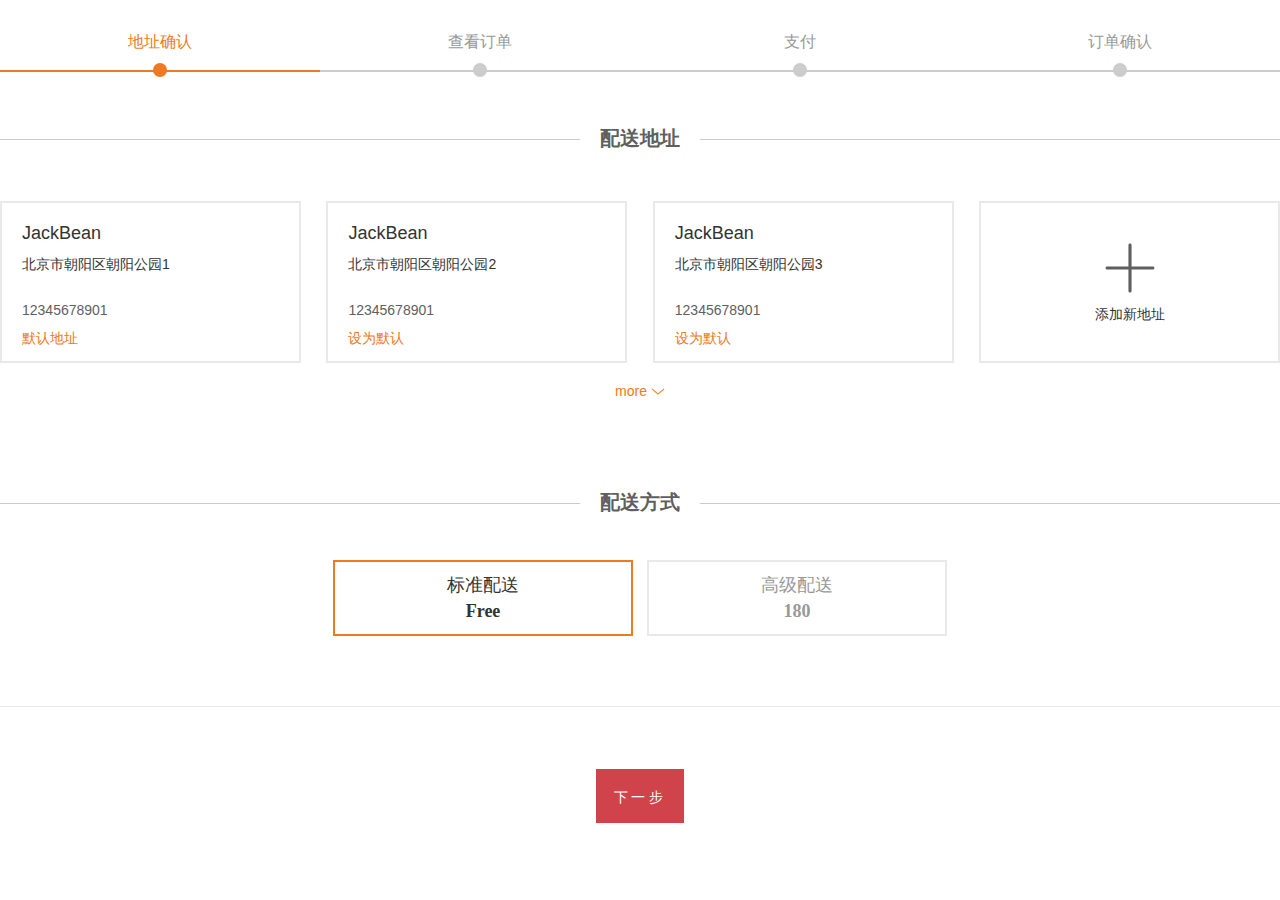
<file: SBM/web/pc/address.html>
<!DOCTYPE html>
<html>
<head>
    <title></title>
    <meta charset="utf-8">
    <meta content="IE=dege,chrom=1" http-equiv="X-UA-Compatible">
    <meta name="viewport" content="width=device-width, initial-scale=1.0 user-scalable=no">
    <title>Cart</title>
    <link href="../static/css/normalize.css" rel="stylesheet">
    <link href="../static/css/base.css" rel="stylesheet">
    <link href="../static/css/checkout.css" rel="stylesheet">
    <link href="../static/css/modal.css" rel="stylesheet">
    <style type="text/css">
        .quantity input {
            width: 40px;
            padding: 5px 10px;
            text-align: center;
        }
    </style>
</head>
<body>
<div class="address">
    <svg style="position: absolute; width: 0; height: 0; overflow: hidden;" version="1.1"
         xmlns="http://www.w3.org/2000/svg" xmlns:xlink="http://www.w3.org/1999/xlink">
        <defs>
            <symbol id="icon-add" viewBox="0 0 32 32">
                <title>add2</title>
                <path class="path1"
                      d="M15 17h-13.664c-0.554 0-1.002-0.446-1.002-1 0-0.552 0.452-1 1.002-1h13.664v-13.664c0-0.554 0.446-1.002 1-1.002 0.552 0 1 0.452 1 1.002v13.664h13.664c0.554 0 1.002 0.446 1.002 1 0 0.552-0.452 1-1.002 1h-13.664v13.664c0 0.554-0.446 1.002-1 1.002-0.552 0-1-0.452-1-1.002v-13.664z"></path>
            </symbol>
            <symbol id="icon-ok" viewBox="0 0 39 32">
                <title>ok</title>
                <path class="path1"
                      d="M14.084 20.656l-7.845-9.282c-1.288-1.482-3.534-1.639-5.016-0.351s-1.639 3.534-0.351 5.016l10.697 12.306c1.451 1.669 4.057 1.623 5.448-0.096l18.168-22.456c1.235-1.527 0.999-3.765-0.528-5.001s-3.765-0.999-5.001 0.528l-15.573 19.337z"></path>
            </symbol>
            <symbol id="icon-edit" viewBox="0 0 32 32">
                <title>edit</title>
                <path class="path1"
                      d="M25.599 11.292l-4.892-4.892 3.825-3.825 4.892 4.892-3.825 3.825zM4.732 23.308l3.959 3.959-5.939 1.98 1.98-5.939zM10.666 26.225l-4.892-4.892 13.425-13.425 4.892 4.892-13.425 13.425zM31.687 6.713l-6.4-6.4c-0.417-0.417-1.091-0.417-1.508 0l-20.267 20.267c-0.114 0.115-0.191 0.25-0.242 0.393-0.003 0.009-0.012 0.015-0.015 0.025l-3.2 9.6c-0.128 0.383-0.029 0.806 0.257 1.091 0.203 0.204 0.476 0.313 0.754 0.313 0.112 0 0.227-0.017 0.337-0.054l9.6-3.2c0.011-0.003 0.017-0.013 0.027-0.016 0.142-0.052 0.276-0.128 0.39-0.242l20.267-20.267c0.417-0.416 0.417-1.091 0-1.508v0z"></path>
            </symbol>
            <symbol id="icon-del" viewBox="0 0 26 32">
                <title>delete</title>
                <path class="path1"
                      d="M17.723 28c0.543 0 0.984-0.448 0.984-1v-12c0-0.552-0.441-1-0.984-1s-0.985 0.448-0.985 1v12c0 0.552 0.441 1 0.985 1v0zM7.877 28c0.543 0 0.984-0.448 0.984-1v-12c0-0.552-0.441-1-0.984-1s-0.985 0.448-0.985 1v12c0 0.552 0.441 1 0.985 1v0zM12.8 28c0.543 0 0.985-0.448 0.985-1v-12c0-0.552-0.441-1-0.985-1s-0.984 0.448-0.984 1v12c0 0.552 0.441 1 0.984 1v0zM23.631 4h-5.908v-2c0-1.104-0.882-2-1.969-2h-5.908c-1.087 0-1.969 0.896-1.969 2v2h-5.908c-1.087 0-1.969 0.896-1.969 2v2c0 1.104 0.882 2 1.969 2v18c0 2.208 1.765 4 3.939 4h13.784c2.174 0 3.938-1.792 3.938-4v-18c1.087 0 1.969-0.896 1.969-2v-2c0-1.104-0.882-2-1.969-2v0zM9.846 3c0-0.552 0.441-1 0.984-1h3.938c0.544 0 0.985 0.448 0.985 1v1h-5.908v-1zM21.662 28c0 1.104-0.882 2-1.969 2h-13.784c-1.087 0-1.97-0.896-1.97-2v-18h17.723v18zM22.646 8h-19.692c-0.543 0-0.985-0.448-0.985-1s0.441-1 0.985-1h19.692c0.543 0 0.984 0.448 0.984 1s-0.441 1-0.984 1v0z"></path>
            </symbol>
            <symbol id="icon-clock" viewBox="0 0 32 32">
                <title>clock</title>
                <path class="path1"
                      d="M29.333 16c0-7.364-5.97-13.333-13.333-13.333s-13.333 5.97-13.333 13.333c0 7.364 5.97 13.333 13.333 13.333s13.333-5.97 13.333-13.333v0 0 0 0 0 0zM0 16c0-8.837 7.163-16 16-16s16 7.163 16 16c0 8.837-7.163 16-16 16s-16-7.163-16-16zM14.667 14.667v1.333h2.667v-10.667h-2.667v9.333zM24 18.667h1.333v-2.667h-10.667v2.667h9.333z"></path>
            </symbol>
        </defs>
    </svg>

    <div class="container">
        <div class="checkout-addr">
            <!-- process step -->
            <div class="check-step">
                <ul>
                    <li class="cur">地址确认</li>
                    <li>查看订单</li>
                    <li>支付</li>
                    <li>订单确认</li>
                </ul>
            </div>

            <!-- address list -->
            <div class="checkout-title">
                <span>配送地址</span>
            </div>
            <div class="addr-list-wrap">
                <div class="addr-list">
                    <ul>
                        <li v-for="(item, index) in filterAddress">
                            <dl>
                                <dt>{{ item.userName}}</dt>
                                <dd class="address" v-text="item.streetName">dfdsfd</dd>
                                <dd class="tel" v-text="item.tel">1828282828282</dd>
                            </dl>
                            <div class="addr-opration addr-edit">
                                <a href="javascript:;" class="addr-edit-btn">
                                    <svg class="icon icon-edit">
                                        <use xlink:href="#icon-edit"></use>
                                    </svg>
                                </a>
                            </div>
                            <div class="addr-opration addr-del">
                                <a href="javascript:;" class="addr-del-btn">
                                    <svg class="icon icon-del">
                                        <use xlink:href="#icon-del"></use>
                                    </svg>
                                </a>
                            </div>
                            <div class="addr-opration addr-set-default" v-if="!item.isDefault">
                                <a href="javascript:;" class="addr-set-default-btn" @click="setDefault(item.addressId)"><i>设为默认</i></a>
                            </div>
                            <div class="addr-opration addr-default" v-if="item.isDefault">默认地址</div>
                        </li>

                        <li class="addr-new">
                            <div class="add-new-inner">
                                <i class="icon-add">
                                    <svg class="icon icon-add">
                                        <use xlink:href="#icon-add"></use>
                                    </svg>
                                </i>
                                <p>添加新地址</p>
                            </div>
                        </li>
                    </ul>
                </div>

                <div class="shipping-addr-more" @click="loadMore">
                    <a class="addr-more-btn up-down-btn" href="javascript:">
                        more
                        <i class="i-up-down">
                            <i class="i-up-down-l"></i>
                            <i class="i-up-down-r"></i>
                        </i>
                    </a>
                </div>
            </div>

            <!-- shipping method-->
            <div class="checkout-title">
                <span>配送方式</span>
            </div>
            <div class="shipping-method-wrap">
                <div class="shipping-method">
                    <ul>
                        <li v-bind:class="{'check' : shippingMethod== 1}" @click="shippingMethod=1">
                            <div class="name">标准配送</div>
                            <div class="price">Free</div>
                        </li>
                        <li :class="{'check' : shippingMethod== 2}" @click="shippingMethod=2">
                            <div class="name">高级配送</div>
                            <div class="price">180</div>
                        </li>
                    </ul>
                </div>
            </div>
            <div class="next-btn-wrap">
                <a href="javascript:;" class="btn btn--red">下一步</a>
            </div>
            <div class="md-modal modal-msg md-modal-transition" id="showModal">
                <div class="md-modal-inner">
                    <div class="md-top">
                        <button class="md-close">关闭</button>
                    </div>
                    <div class="md-content">
                        <div class="confirm-tips">
                            <p id="cusLanInfo">你确认删除此配送地址信息吗?</p>
                        </div>
                        <div class="btn-wrap col-2">
                            <button class="btn btn--m" id="btnModalConfirm">Yes</button>
                            <button class="btn btn--m btn--red" id="btnModalCancel">No</button>
                        </div>
                    </div>
                </div>
            </div>
            <div class="md-modal modal-msg md-modal-transition" id="showModalw">
                <div class="md-modal-inner">
                    <div class="md-top">
                        <button class="md-close">关闭</button>
                    </div>
                    <div class="md-content">
                        <div class="confirm-tips">
                            <div class="md-form-item">
                                <label class="md-form-item__label" style="width: 80px;">
                                    姓名
                                </label>
                                <div class="md-form-item__content" style="margin-left: 80px;">
                                    <div class="el-input">
                                        <input type="text" autocomplete="off" class="md-input__inner">
                                    </div>
                                </div>
                            </div>
                            <div class="md-form-item">
                                <label class="md-form-item__label" style="width: 80px;">
                                    地址
                                </label>
                                <div class="md-form-item__content" style="margin-left: 80px;">
                                    <div class="el-input">
                                        <input type="text" autocomplete="off" class="md-input__inner">
                                    </div>
                                </div>
                            </div>
                            <div class="md-form-item">
                                <label class="md-form-item__label" style="width: 80px;">
                                    电话号码
                                </label>
                                <div class="md-form-item__content" style="margin-left: 80px;">
                                    <div class="el-input">
                                        <input type="text" autocomplete="off" class="md-input__inner">
                                    </div>
                                </div>
                            </div>
                        </div>
                        <div class="btn-wrap col-2">
                            <button class="btn btn--s" id="btnModalConfirms">保存</button>
                            <button class="btn btn--s btn--red" id="btnModalCancels">取消</button>
                        </div>
                    </div>
                </div>
            </div>
        </div>
    </div>
</div>


<script src="../static/js/lib/vue.js"></script>
<script src="../static/js/lib/axios.js"></script>
<script src="../static/js/address.js"></script>

</body>
</html>
</file>
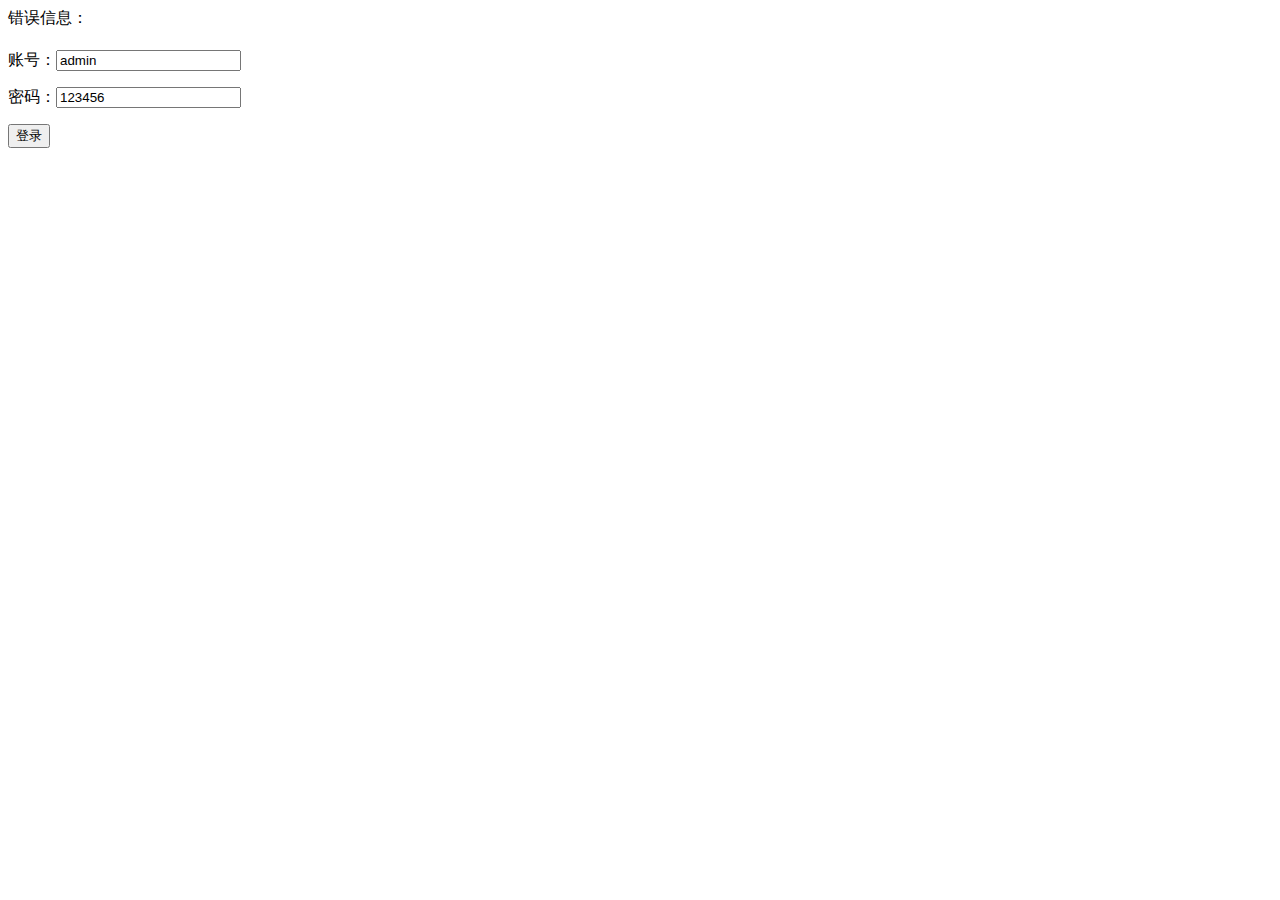
<file: SBM/src/main/resources/templates/login.html>
<!--<!DOCTYPE html>-->
<!--<html xmlns="http://www.thymeleaf.org">-->
<!--<head>-->
    <!--<meta charset="UTF-8" />-->
    <!--<title>Title</title>-->
<!--</head>-->
<!--<body>-->
<!--<form th:action="@{/login}" method="post">-->
    <!--<input type="text" name="username"/>-->
    <!--<input type="password" name="password"/>-->
    <!--<input type="submit"/>-->
<!--</form>-->
<!--</body>-->
<!--</html>-->



<!DOCTYPE html>
<html lang="en">
<head>
    <meta charset="UTF-8">
    <title>Login</title>
</head>
<body>
错误信息：<h4 th:text="${msg}"></h4>
<form action="" method="post">
    <p>账号：<input type="text" name="username" value="admin"/></p>
    <p>密码：<input type="text" name="password" value="123456"/></p>
    <p><input type="submit" value="登录"/></p>
</form>
</body>
</html>
</file>
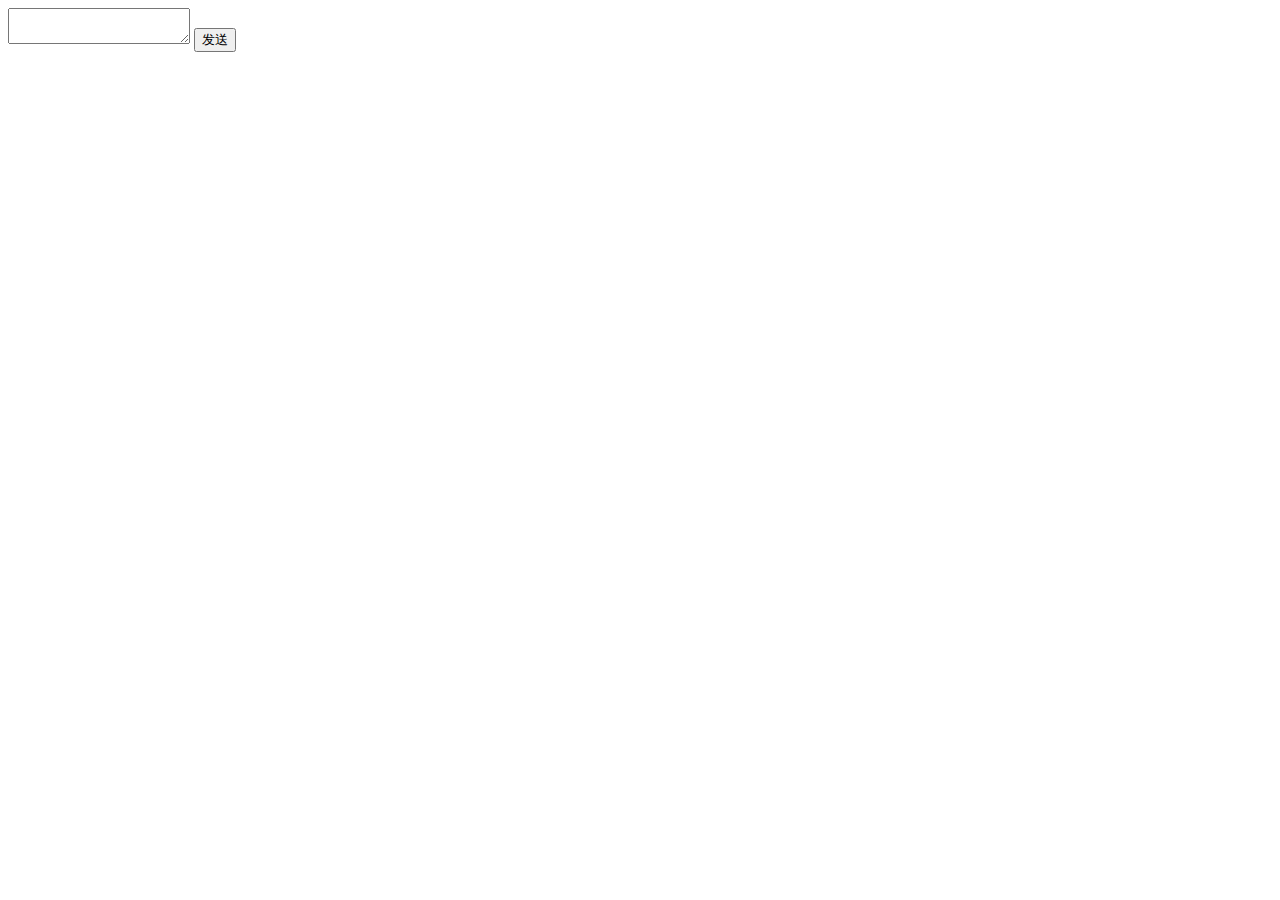
<file: SBM/src/main/resources/templates/websocket/chat.html>
<!DOCTYPE html>
<html xmlns="http://www.thymeleaf.org">
<head>
    <meta charset="UTF-8" />
    <title>Title</title>
</head>
<body>
<textarea id="content"></textarea>
<input type="button" value="发送" onclick="send()"/>
<div id="out">

</div>
<script th:src="@{sockjs.min.js}"></script>
<script th:src="@{stomp.min.js}"></script>
<script>
    var sock = new SockJS("/endpointOneToOne");//连接"endpointOneToOne"
    var stomp = Stomp.over(sock);
    stomp.connect({},function(frame){
        //订阅/user/queue/notice发送的消息，这里与在控制器的messagingTemplate.convertAndSendToUser中定义的订阅地址保持一致。
        //这里多一个/user，并且这个/user是必须的，使用了/user才会发送消息到指定的用户
        stomp.subscribe("/user/queue/notice",function(message){//
            var out = document.getElementById("out");
            var html = out.innerHTML;
            out.innerHTML = html +"<br />"+message.body;
        })
    });

    function send(){
        var content = document.getElementById("content").value;
        stomp.send("/chat",{},content);
    }
</script>
</body>
</html>
</file>
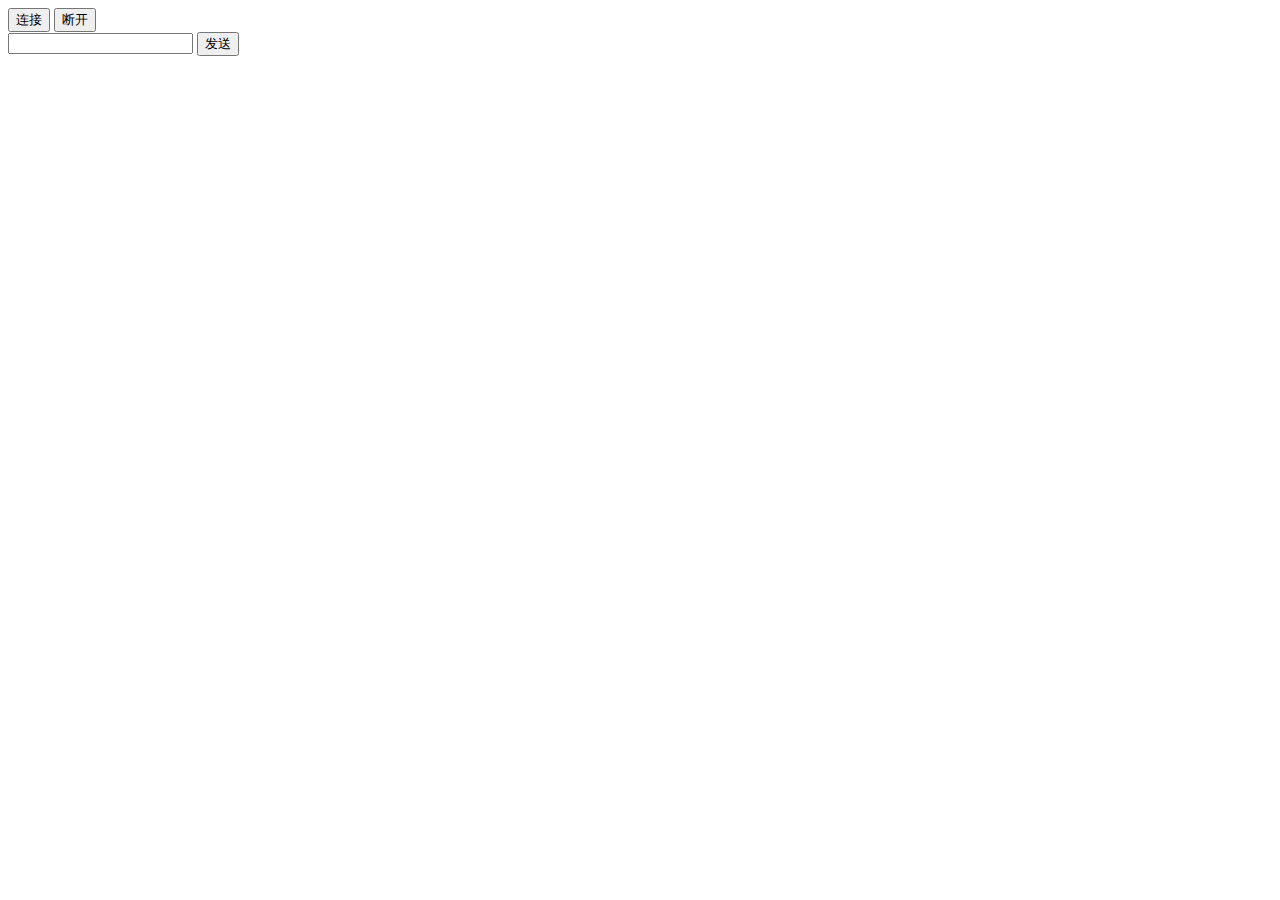
<file: SBM/src/main/resources/templates/websocket/websocket.html>
<!DOCTYPE html>
<html xmlns="http://www.thymeleaf.org">
<head>
    <meta charset="UTF-8"/>
    <title>Title</title>
</head>
<body>
<div>
    <button onclick="connect()" id="connect">连接</button>
    <button onclick="disconnect()" id="disconnect">断开</button>
</div>
<div>
    <input type="text" id="name"/>
    <button id="send">发送</button>
</div>
<div id="msg">

</div>
<script th:src="@{/static/js/stomp.min.js}"></script>
<script th:src="@{/static/js/sockjs.min.js}"></script>
<script>
    var stompClient = null;

    function connect() {
        var socket = new SockJS("/endpoint");//连接SockJS的endpoint名称为"/endpoint"
        stompClient = Stomp.over(socket);//使用STOMP子协议的WebSocket客户端
        stompClient.connect({}, function (frame) {//连接WebSocket服务端
            stompClient.subscribe("/topic/response", function (msg) {//通过stopmClient.subscribe订阅"/topic/response"目标发送的消息，这个路径是在控制器的@SendTo中定义的
                console.log(msg);
                var msgDom = document.getElementById("msg");
                var html = msgDom.innerHTML;
                msgDom.innerHTML = html + "\n" + msg.body;
            });
        });

    }

    function disconnect() {
        if(stompClient!=null){
            stompClient.disconnect();
        }
    }

    function send() {
        var name = document.getElementById("name").value;
        stompClient.send("/message/test", {}, JSON.stringify({//通过stompClient.send向"/message/test"目标发送消息，这个在控制器的@MessageMapping中定义的。
            'msg': name
        }));
    }

    document.getElementById("send").onclick = send;
</script>
</body>
</html>
</file>
<file: SBM/web/static/css/base.css>
/* base */
*,
*::before,
*::after {
    box-sizing: border-box; }

html,
body {
    overflow-x: hidden; }

html {
    font-family: sans-serif;
    font-size: 100%;
    -ms-text-size-adjust: 100%;
    -webkit-text-size-adjust: 100%; }

body {
    margin: 0;
    padding: 0; }

ul, ol {
    list-style: none;
    margin: 0;
    padding: 0; }

div, p, dl, dt, dd {
    margin: 0;
    padding: 0; }

li,
dl,
dt,
dd,
h1,
h2,
h3,
h4,
h5,
h6,
hgroup,
p,
blockquote,
figure,
form,
fieldset,
input,
legend,
pre,
abbr,
button {
    margin: 0;
    padding: 0; }

h1,
h2,
h3,
h4,
h5,
h6 {
    font-weight: normal; }

pre,
code,
address,
caption,
th,
figcaption {
    font-size: 1em;
    font-weight: normal;
    font-style: normal; }

fieldset,
iframe,
img {
    border: 0; }

caption,
th {
    text-align: left; }

table {
    border-collapse: collapse;
    border-spacing: 0; }

article,
aside,
footer,
header,
nav,
main,
section,
summary,
details,
figure,
figcaption {
    display: block; }

audio,
canvas,
video,
progress {
    display: inline-block;
    vertical-align: baseline; }

button {
    background: none;
    border: 0;
    box-sizing: border-box;
    color: inherit;
    cursor: pointer;
    font: inherit;
    line-height: inherit;
    overflow: visible;
    vertical-align: inherit; }

button:disabled {
    cursor: default; }

a {
    color: inherit;
    text-decoration: none; }

a:active,
a:hover {
    outline: 0; }

h1 {
    font-size: 2em; }

img {
    border: 0; }

[hidden] {
    display: none; }

.nobr {
    white-space: nowrap; }

i,
em,
code {
    font-style: normal; }

b,
strong {
    font-weight: bold; }

sub,
sup {
    font-size: 75%;
    line-height: 0;
    position: relative;
    vertical-align: baseline; }

sup {
    top: -0.5em; }

button,
input,
select,
textarea {
    font-family: inherit;
    /* 1 */
    font-size: 100%;
    /* 2 */
    margin: 0;
    /* 3 */ }

input:focus,
select:focus,
textarea:focus,
button:focus, button:active {
    outline: none; }

table {
    border-collapse: collapse;
    border-spacing: 0; }

.clearfix:after {
    visibility: hidden;
    display: block;
    content: " ";
    clear: both; }

.clearfix {
    zoom: 1; }

@media print {
    body,
    #main,
    #content {
        color: #000; }
    a,
    a:link,
    a:visited {
        color: #000;
        text-decoration: none; } }


html {
    font-size: 10px; }

body {
    font-size: 1.4rem;
    font-family: sans-serif;
    color: #333;
    font-family: "akkurat", sans-serif; }

.container {
    max-width: 1280px;
    margin: 0 auto; }

@media only screen and (max-width: 1280px) {
    .container {
        width: 100%; } }

.btn {
    display: inline-block;
    height: 54px;
    line-height: 54px;
    padding: 0 1.2em;
    text-align: center;
    font-size: 18px;
    font-family: "moderat", sans-serif;
    transition: all .3s ease-out; }
.btn:hover {
    background-color: #fff;
    color: #e02614;
    transition: all .3s ease-out; }

.btn--orange {
    background-color: #EE7A23;
    border: 1px #EE7A23 solid;
    color: #fff; }
.btn--orange:hover {
    background-color: #fff;
    color: #EE7A23; }

.btn--white {
    background-color: #fff;
    border: 1px #d1434a solid;
    color: #d1434a; }
.btn--white:hover {
    background-color: #d1434a;
    color: #fff; }

.btn--red {
    background-color: #d1434a;
    border: 1px #d1434a solid;
    color: #fff; }
.btn--red:hover {
    background-color: #fff;
    color: #d1434a; }

.btn--gray-white {
    background-color: none;
    border: 1px #605F5F solid;
    color: #605F5F; }
.btn--gray-white:hover {
    background-color: #605F5F;
    color: #fff; }

.btn--dis {
    background-color: #ccc;
    border: 1px #ccc solid;
    color: #fff;
    cursor: disabled; }
.btn--dis:hover {
    background-color: #ccc;
    color: #fff; }

input[type="text"], textarea {
    padding: .5em 20px;
    border: 1px solid #bbb;
    background: #white; }

.up-down-btn {
    color: #EE7A23; }

.i-up-down {
    position: relative;
    display: inline-block;
    width: 14px;
    height: 6px;
    vertical-align: middle;
    z-index: 2;
    -ms-transform: translateY(2px);
    transform: translateY(2px);
    transition: transform .3s ease-out; }
.i-up-down i {
    position: absolute;
    top: 0;
    width: 8px;
    height: 1px;
    background: #EE7A23; }
.i-up-down .i-up-down-l {
    left: 0;
    -ms-transform: rotate(40deg);
    transform: rotate(40deg);
    transition: transform .3s ease-out; }
.i-up-down .i-up-down-r {
    right: 0;
    -ms-transform: rotate(-40deg);
    transform: rotate(-40deg);
    transition: all .3s ease-out; }

.select-self {
    position: relative;
    display: inline-block;
    cursor: pointer; }

.select-self-area {
    width: auto;
    background: #f0f0f0;
    border-radius: 3px;
    min-width: 50px;
    max-width: 240px;
    height: 30px;
    line-height: 30px; }
.select-self-area .select-ipt {
    display: block;
    height: 100%;
    padding: 0 2em 0 1em;
    border: 0;
    color: #605F5F;
    overflow: hidden; }
.select-self-area .select-btn {
    position: absolute;
    right: 0;
    top: 0;
    width: 1.286em;
    height: 100%;
    background: #fff;
    border: 1px solid #ccc;
    border-radius: 3px;
    text-align: center; }
.select-self-area .select-btn .i-up-down {
    width: 8px;
    top: 0;
    left: 0; }
.select-self-area .select-btn .i-up-down i {
    width: 5px;
    height: 2px;
    background-color: #605F5F; }

.select-self-white .select-self-area {
    background: #fff;
    border: 1px solid #ccc;
    border-radius: 0; }

.select-self-white .select-btn {
    border: none;
    background: none; }

.select-options {
    display: none;
    position: absolute;
    top: 30px;
    left: 0;
    width: 100%;
    max-height: 210px;
    background: #f0f0f0;
    border-radius: 0 0 3px 3px;
    overflow-y: auto;
    z-index: 1; }
.select-options li {
    padding: .5em 15px;
    border-top: 1px solid #e9e9e9;
    text-align: left; }
.select-options li:hover {
    color: #EE7A23; }

.select-self-open {
    border-radius: 3px 3px 0 0; }
.select-self-open .select-options {
    display: block; }
.select-self-open .i-up-down .i-up-down-l {
    left: 0;
    -ms-transform: rotate(-40deg);
    transform: rotate(-40deg);
    transition: transform .3s ease-out; }
.select-self-open .i-up-down .i-up-down-r {
    right: 0;
    -ms-transform: rotate(40deg);
    transform: rotate(40deg);
    transition: all .3s ease-out; }
.select-self-open .select-options {
    z-index: 102; }

.select-self:hover, .up-down-btn:hover, .up-down-btn.open {
    transition: all .3s ease-out; }
.select-self:hover .i-up-down-l, .up-down-btn:hover .i-up-down-l, .up-down-btn.open .i-up-down-l {
    -ms-transform: rotate(-40deg);
    transform: rotate(-40deg);
    transition: all .3s ease-out; }
.select-self:hover .i-up-down-r, .up-down-btn:hover .i-up-down-r, .up-down-btn.open .i-up-down-r {
    -ms-transform: rotate(40deg);
    transform: rotate(40deg);
    transition: all .3s ease-out; }
</file>
<file: SBM/web/static/css/checkout.css>
@charset "UTF-8";
.check-step {
    padding: 5px 0; }
.check-step ul {
    display: -ms-flexbox;
    display: flex;
    margin: 25px 0 50px 0; }
.check-step ul:after {
    visibility: hidden;
    display: block;
    content: " ";
    clear: both; }
.check-step li {
    position: relative;
    float: left;
    -ms-flex: 1;
    flex: 1;
    width: 25%;
    line-height: 1.5em;
    padding: 0 1em 1em 1em;
    border-bottom: 2px solid #ccc;
    color: #999;
    font-size: 16px;
    text-align: center; }
.check-step li:after {
    position: absolute;
    bottom: -7px;
    left: 50%;
    margin-left: -7px;
    content: "";
    width: 14px;
    height: 14px;
    border-radius: 50%;
    background: #ccc; }
.check-step li.cur {
    border-color: #EE7A23;
    color: #EE7A23; }
.check-step li.cur:after {
    background: #EE7A23; }

@media only screen and (max-width: 767px) {
    .check-step ul {
        margin: 10px 0 25px 0; }
    .check-step li {
        font-size: 12px; } }

.addr-list ul:after {
    visibility: hidden;
    display: block;
    content: " ";
    clear: both; }

.addr-list li {
    position: relative;
    float: left;
    width: 23.5%;
    height: 162px;
    margin: 10px 2% 10px 0;
    padding: 20px 20px 40px 20px;
    background: #fff;
    border: 2px solid #e9e9e9;
    overflow: hidden;
    cursor: pointer; }
.addr-list li dt {
    margin-bottom: 10px;
    font-size: 18px; }
.addr-list li dd {
    margin-bottom: 6px;
    line-height: 20px; }
.addr-list li .address {
    height: 40px;
    overflow: hidden; }
.addr-list li .tel {
    color: #605F5F; }
.addr-list li .addr-opration {
    position: absolute; }
.addr-list li .addr-opration .icon {
    width: 100%;
    height: 100%; }
.addr-list li .addr-opration:hover .icon {
    fill: #EE7A23; }
.addr-list li .addr-edit {
    display: none;
    top: 20px;
    right: 20px;
    width: 20px;
    height: 20px; }
.addr-list li .addr-del {
    display: none;
    bottom: 20px;
    right: 20px;
    width: 20px;
    height: 20px; }
.addr-list li .addr-set-default, .addr-list li .addr-default {
    bottom: 15px;
    left: 20px;
    color: #EE7A23; }
.addr-list li .addr-set-default {
    /*display: none;*/
}
.addr-list li:nth-child(4n) {
    margin-right: 0; }
.addr-list li:hover {
    border-color: #EE7A23; }
.addr-list li.addr-new {
    color: #333;
    text-align: center; }
.addr-list li.addr-new .add-new-inner {
    padding-top: 20px; }
.addr-list li.addr-new .add-new-inner .icon-add {
    display: inline-block;
    width: 50px;
    height: 50px; }
.addr-list li.addr-new .add-new-inner .icon-add .icon-add {
    width: 50px;
    height: 50px;
    fill: #605F5F; }
.addr-list li.addr-new .add-new-inner p {
    margin-top: 10px; }
.addr-list li.check {
    border-color: #EE7A23;
    border-width: 2px; }
.addr-list li.check .addr-opration {
    display: block; }

.shipping-addr-more {
    margin-top: 10px;
    text-align: center; }

@media only screen and (max-width: 991px) {
    .addr-list {
        padding: 0 10px; }
    .addr-list li {
        width: 49%;
        margin-right: 2%; }
    .addr-list li:nth-child(4n) {
        margin-right: 2%; }
    .addr-list li:nth-child(2n) {
        margin-right: 0; } }

@media only screen and (max-width: 767px) {
    .addr-list {
        padding: 0 10px; }
    .addr-list li {
        width: 100%;
        margin: 5px 0; } }

.cart-item {
    display: table;
    width: 100%; }

.cart-item-head {
    display: table-header-group;
    width: 100%; }
.cart-item-head ul {
    display: table-row;
    width: 100%; }
.cart-item-head li {
    display: table-cell;
    height: 54px;
    line-height: 54px;
    background: #605F5F;
    color: #fff;
    font-size: 18px;
    text-align: center; }
.cart-item-head li:nth-child(2), .cart-item-head li:nth-child(3), .cart-item-head li:nth-child(4), .cart-item-head li:nth-child(5) {
    width: 12%;
    padding: 0 10px; }

.cart-item-list {
    display: table-row-group; }
.cart-item-list > li {
    position: relative;
    display: table-row;
    padding: 36px 0; }
.cart-item-list > li > div {
    position: relative;
    display: table-cell;
    text-align: center;
    vertical-align: top;
    border-bottom: 1px solid #e9e9e9; }
.cart-item-list > li.disabled > div:after {
    position: absolute;
    top: 0;
    left: 0;
    content: "";
    width: 100%;
    height: 100%;
    background: rgba(96, 95, 95, 0.3);
    z-index: 5; }
.cart-item-list .cart-tab-1 {
    min-height: 72px;
    padding: 36px 0;
    text-align: left;
    border-left: 1px solid #e9e9e9; }
.cart-item-list .cart-tab-2 {
    padding-top: 64px; }
.cart-item-list .cart-tab-3 {
    padding-top: 48px; }
.cart-item-list .cart-tab-4 {
    padding-top: 64px; }
.cart-item-list .cart-tab-5 {
    padding-top: 62px;
    border-right: 1px solid #e9e9e9; }
.cart-item-list .cart-item-check {
    float: left;
    padding: 28px 0 28px 22px; }
.cart-item-list .cart-item-pic {
    float: left;
    width: 80px;
    height: 72px;
    margin-left: 22px;
    border: 1px solid #e9e9e9;}
.cart-item-list .cart-item-pic img {
    width: 100%;
    height: 100%;
    cursor:pointer;}
.cart-item-list .cart-item-title {
    min-height: 58px;
    padding: 0 20px 0 160px; }
.cart-item-list .cart-item-title .item-name {
    margin: 2px 0 10px;
    line-height: 16px;
    color: #000; }
.cart-item-list .cart-item-title .item-count-down .icon-clock {
    width: 14px;
    height: 14px;
    fill: #605F5F;
    vertical-align: middle; }
.cart-item-list .cart-item-title .item-count-down .item-count-down-time {
    display: inline-block;
    height: 14px;
    line-height: 14px;
    padding: 0 5px;
    background: #f0f0f0;
    font-size: 12px;
    color: #605F5F; }
.cart-item-list .item-include {
    position: relative;
    padding-left: 160px; }
.cart-item-list .item-include dl {
    padding-right: 60px; }
.cart-item-list .item-include dl dt {
    float: left;
    width: 65px; }
.cart-item-list .item-include dl dd {
    margin-bottom: 13px;
    padding-left: 65px;
    color: #999; }
.cart-item-list .item-include dl:after {
    visibility: hidden;
    display: block;
    content: " ";
    clear: both; }
.cart-item-list .item-include .item-include-more {
    position: absolute;
    right: 10px;
    top: 0; }
.cart-item-list .item-stock {
    margin-top: 5px;
    font-size: 12px;
    color: #999; }
.cart-item-list .item-stock-no {
    color: #d1434a; }
.cart-item-list .item-price-total {
    color: #d1434a; }

.item-check-btn {
    display: inline-block;
    width: 16px;
    height: 16px;
    border: 1px solid #ccc;
    border-radius: 50%;
    text-align: center;
    vertical-align: middle;
    cursor: pointer; }
.item-check-btn .icon-ok {
    display: none;
    width: 100%;
    height: 100%;
    fill: #fff;
    -ms-transform: scale(0.8);
    transform: scale(0.8); }
.item-check-btn.check {
    background: #EE7A23;
    border-color: #EE7A23; }
.item-check-btn.check .icon-ok {
    display: inline-block; }

.item-edit-btn {
    display: inline-block;
    width: 16px;
    height: 20px; }
.item-edit-btn .icon-del {
    width: 100%;
    height: 100%;
    fill: #999; }

.order-item .cart-item-list .cart-item-title, .order-item .cart-item-list .item-include {
    padding-left: 122px; }

.order-item .select-self-area .select-ipt {
    padding: 0;
    text-align: center; }

@media only screen and (max-width: 991px) {
    .cart-item {
        display: block;
        background: #f0f0f0; }
    .cart-item-head {
        display: none; }
    .cart-item-list {
        display: block; }
    .cart-item-list > li {
        position: relative;
        display: block;
        margin-bottom: 10px;
        padding: 0;
        background: #fff;
        border-top: 1px solid #e9e9e9;
        border-bottom: 1px solid #e9e9e9; }
    .cart-item-list > li > div {
        position: static;
        display: block;
        border: none; }
    .cart-item-list > li.disabled:after {
        position: absolute;
        top: 0;
        left: 0;
        content: "";
        width: 100%;
        height: 100%;
        background: rgba(96, 95, 95, 0.3);
        z-index: 5; }
    .cart-item-list > li.disabled > div:after {
        display: none; }
    .cart-item-list .cart-tab-1 {
        padding: 18px 0 0 0;
        border: none; }
    .cart-item-list .cart-tab-2 {
        display: none; }
    .cart-item-list .cart-tab-3 {
        float: left;
        width: 50%;
        padding: 8px 0 8px 10px;
        text-align: left; }
    .cart-item-list .cart-tab-4 {
        float: right;
        width: 50%;
        padding: 15px 10px 14px 0;
        text-align: right; }
    .cart-item-list .cart-tab-5 {
        clear: both;
        padding: 0; }
    .cart-item-list .cart-item-check {
        padding-left: 10px; }
    .cart-item-list .cart-item-pic {
        margin-left: 10px; }
    .cart-item-list .cart-item-title {
        height: 72px;
        padding: 0 10px 0 126px; }
    .cart-item-list .item-include {
        clear: both;
        margin-top: 10px;
        padding: 0 10px 0 36px;
        border-bottom: 1px solid #e9e9e9; }
    .cart-item-list .item-quantity > div {
        display: inline-block;
        margin-right: 3px;
        vertical-align: middle; }
    .cart-item-list .item-stock {
        margin-top: 0; }
    .cart-item-list .cart-item-opration {
        position: absolute;
        top: 60px;
        right: 10px; }
    .order-item .cart-item-list .cart-item-title {
        padding-left: 100px; }
    .order-item .cart-item-list .item-include {
        padding-left: 10px; } }

.shipping-method {
    text-align: center; }
.shipping-method li {
    display: inline-block;
    width: 300px;
    margin: 5px;
    padding: 10px;
    background: #fff;
    border: 2px solid #e9e9e9;
    font-size: 18px;
    line-height: 26px;
    text-align: center;
    color: #999;
    font-family: "Moderat";
    cursor: pointer; }
.shipping-method li .price {
    font-weight: bold; }
.shipping-method li.check {
    border-color: #EE7A23;
    color: #333; }
.shipping-method li:hover {
    border-color: #EE7A23; }

@media only screen and (max-width: 767px) {
    .shipping-method {
        padding: 10px; }
    .shipping-method li {
        width: 100%;
        margin: 5px 0; } }

.apply-promotion {
    font-size: 0;
    text-align: center;
    background: #fff; }
.apply-promotion li {
    display: inline-block;
    font-size: 14px;
    width: 25%;
    min-height: 114px;
    vertical-align: top; }
.apply-promotion li p {
    margin-top: 12px;
    font-size: 18px; }
.apply-promotion .type i {
    display: inline-block;
    width: 60px;
    height: 60px;
    background: url(../../img/icon_sprite@2x.png) no-repeat 0 0;
    background-size: 128px 122px; }
.apply-promotion .type.type-cash i {
    background-position: -68px 0; }
.apply-promotion .type.type-sale i {
    width: 66px; }
.apply-promotion .type.type-off i {
    background-position: 0 -62px; }

@media only screen and (max-width: 767px) {
    .apply-promotion li {
        border-right: 1px solid #e9e9e9; }
    .apply-promotion li:last-child, .apply-promotion li:nth-child(4n) {
        border-right: none; }
    .apply-promotion li .type {
        -ms-transform: scale(0.66);
        transform: scale(0.66); } }

.price-count ul {
    display: table;
    width: 100%; }

.price-count li {
    display: table-row;
    font-size: 18px; }
.price-count li span {
    display: table-cell;
    height: 36px;
    padding-right: 10px;
    vertical-align: top;
    text-align: right; }
.price-count li span:first-child {
    color: #999; }
.price-count li span:last-child {
    width: 110px; }

.price-count .order-total-price span:last-child {
    color: #d1434a; }

.tips_pop {
    position: relative; }
.tips_pop .i_info {
    display: inline-block;
    width: 12px;
    height: 12px;
    background: url(../../img/info.png) no-repeat 0 0;
    background-size: 100% auto;
    border-radius: 50%; }
.tips_pop .tips_pop_box {
    position: absolute;
    bottom: 28px;
    left: -250px;
    display: none;
    width: 274px;
    padding: 20px 10px;
    background: #fff;
    border: 1px solid #e9e9e9;
    border-radius: 5px; }
.tips_pop .i_down {
    position: absolute;
    bottom: -6px;
    left: 250px;
    display: inline-block;
    width: 10px;
    height: 10px;
    border-right: 1px solid #e9e9e9;
    border-bottom: 1px solid #e9e9e9;
    background: #fff;
    -ms-transform: rotate(45deg);
    transform: rotate(45deg); }
.tips_pop:hover .tips_pop_box {
    display: block; }

.tee_tips_pop {
    display: inline-block;
    margin-right: 44px;
    font-size: 14px;
    text-align: left; }
.tee_tips_pop dt {
    margin-bottom: 10px;
    color: #333; }
.tee_tips_pop .tee_pop_box em {
    display: inline-block;
    width: 190px;
    vertical-align: top; }
.tee_tips_pop .tee_pop_box .price {
    width: 50px;
    text-align: right; }
.tee_tips_pop .tee_pop_box .tee_total {
    margin-top: 13px;
    padding-top: 13px;
    border-top: 1px solid #f0f0f0; }
.tee_tips_pop .tee_pop_box .tee_total em {
    color: #333; }
.tee_tips_pop .tee_pop_box .price {
    color: #d1434a; }

@media only screen and (max-width: 991px) {
    .price-count li {
        font-size: 16px; }
    .price-count li span {
        height: 29px; } }

/*  订单成功  */
.order-create {
    padding: 30px 0 40px 0;
    background: #fff;
    text-align: center; }

.order-create-pic {
    width: 288px;
    margin: 0 auto;
    margin-bottom: 18px; }
.order-create-pic img {
    width: 100%; }

.order-create-main h3 {
    margin-bottom: 18px;
    font-size: 32px;
    line-height: 1.5em; }

.order-create-main p {
    margin-bottom: 86px;
    font-size: 16px;
    line-height: 1.5em;
    color: #666; }

.order-create-main .order-create-btn-wrap {
    max-width: 460px;
    margin: 0 auto;
    padding: 0 5px; }
.order-create-main .order-create-btn-wrap > div {
    float: left;
    width: 50%;
    padding: 0 10px; }
.order-create-main .order-create-btn-wrap .btn {
    width: 100%;
    min-width: auto; }
.order-create-main .order-create-btn-wrap:after {
    visibility: hidden;
    display: block;
    content: " ";
    clear: both; }

.order-create-main .get-lecode {
    margin-bottom: 40px;
    padding: 0 10px; }
.order-create-main .get-lecode .lecode-main {
    max-width: 767px;
    margin: 0 auto 10px auto;
    padding: 37px 0;
    border: 1px dashed #EE7A23; }
.order-create-main .get-lecode .lecode-main .lecode-num {
    margin-bottom: 20px;
    color: #EE7A23;
    font-size: 20px; }
.order-create-main .get-lecode .get-lecode-tips {
    color: #999;
    line-height: 16px;
    line-height: 18px; }

@media only screen and (max-width: 767px) {
    .order-create-pic img {
        width: 55.55%; }
    .order-create-main h3 {
        margin-bottom: 10px;
        font-size: 20px; }
    .order-create-main p {
        margin-bottom: 40px; }
    .order-create-main p span {
        display: block; }
    .order-create-main .order-create-btn-wrap > div {
        padding: 0 5px; }
    .order-create-main .order-create-btn-wrap .btn {
        font-size: 16px; }
    .order-create-main .get-lecode .lecode-main {
        width: 100%; } }

.checkout .btn {
    min-width: 220px; }

.checkout-title {
    position: relative;
    margin-bottom: 41px;
    text-align: center; }
.checkout-title span {
    position: relative;
    padding: 0 1em;
    background-color: #fff;
    font-family: "moderat", sans-serif;
    font-weight: bold;
    font-size: 20px;
    color: #605F5F;
    z-index: 1; }
.checkout-title:before {
    position: absolute;
    top: 50%;
    left: 0;
    content: "";
    width: 100%;
    height: 1px;
    background: #ccc;
    z-index: 0; }

/** 确认地址 **/
.addr-list-wrap {
    min-height: 300px;
    padding-bottom: 40px; }

.shipping-method-wrap {
    padding-bottom: 65px; }

.checkout-addr .next-btn-wrap {
    padding: 62px 0;
    border-top: 1px solid #e9e9e9;
    text-align: center; }

/** cart **/
.cart {
    padding: 69px 0 54px 0; }

.cart-foot-wrap {
    height: 54px;
    line-height: 54px;
    margin-top: 18px; }
.cart-foot-wrap .cart-foot-l {
    float: left;
    font-size: 16px;
    padding: 0 22px; }
.cart-foot-wrap .item-all-check {
    float: left;
    color: #EE7A23; }
.cart-foot-wrap .item-all-check .item-check-btn {
    margin-right: 18px; }
.cart-foot-wrap .item-all-check span {
    vertical-align: middle; }
.cart-foot-wrap .item-all-del {
    float: left;
    margin-top: 2px;
}
.cart-foot-wrap .cart-foot-r {
    float: right; }
.cart-foot-wrap .item-total {
    float: left;
    margin-right: 31px;
    color: #605F5F;
    font-size: 18px; }
.cart-foot-wrap .item-total .total-price {
    margin-left: 16px;
    color: #d1434a;
    font-family: "moderat", sans-serif; }
.cart-foot-wrap .next-btn-wrap {
    float: right; }
.cart-foot-wrap:after {
    visibility: hidden;
    display: block;
    content: " ";
    clear: both; }

/** order confirm **/
.checkout-order {
    padding: 69px 0 54px 0; }

.confirm-item-list-wrap {
    margin-bottom: 124px; }

.redeem-coupon-wrap {
    margin-bottom: 123px;
    text-align: center; }
.redeem-coupon-wrap .text-redeem {
    width: 380px;
    height: 54px;
    line-height: 54px;
    margin-right: 16px;
    vertical-align: top; }

.apply-promotion-wrap {
    margin-bottom: 124px; }

.price-count-wrap {
    margin-bottom: 26px;
    padding-top: 62px;
    border-top: 1px solid #e9e9e9; }

.order-foot-wrap .prev-btn-wrap {
    float: left; }

.order-foot-wrap .next-btn-wrap {
    float: right; }

.order-foot-wrap:after {
    visibility: hidden;
    display: block;
    content: " ";
    clear: both; }

@media only screen and (max-width: 1280px) {
    .container {
        width: 100%; } }

@media only screen and (max-width: 991px) {
    .cart {
        padding-top: 40px; }
    .cart-foot-wrap .cart-foot-l {
        padding: 0 10px; } }

@media only screen and (max-width: 767px) {
    .checkout {
        background: #f0f0f0; }
    .checkout-title {
        margin: 0 10px 13px 10px; }
    .checkout-title span {
        font-size: 14px;
        background: #f0f0f0 !important; }
    .next-btn-wrap {
        position: fixed;
        bottom: 0;
        left: 0;
        width: 100%;
        z-index: 101; }
    .next-btn-wrap .btn {
        display: block;
        width: 100%; }
    .checkout-addr .next-btn-wrap {
        padding: 0;
        border: none; }
    .cart, .checkout-order {
        padding-top: 13px; }
    .cart-foot-wrap {
        height: 42px;
        line-height: 42px;
        margin: 0; }
    .cart-foot-wrap .cart-foot-l {
        display: none; }
    .cart-foot-wrap .item-total {
        float: none;
        margin-right: 10px;
        font-size: 16px; }
    .confirm-item-list-wrap, .redeem-coupon-wrap, .apply-promotion-wrap {
        margin-bottom: 23px; }
    .redeem-coupon-wrap .redeem-coupon {
        margin: 0 10px; }
    .redeem-coupon-wrap .text-redeem {
        width: 100%;
        margin-bottom: 8px; }
    .redeem-coupon-wrap .btn {
        width: 100%; }
    .price-count-wrap {
        margin: 0;
        padding-top: 0;
        border: none; }
    .tee_tips_pop {
        display: none; }
    .order-foot-wrap .prev-btn-wrap {
        display: none; }
    .addr-list-wrap {
        padding-bottom: 23px; } }

/** 订单详情 **/
</file>
<file: SBM/web/static/css/modal.css>
.md-modal {
    position: fixed;
    top: 50%;
    left: 50%;
    width: 535px;
    height: auto;
    -webkit-transform: translate(-50%,-50%);
    -ms-transform: translate(-50%,-50%);
    transform: translate(-50%,-50%);
    visibility: hidden;
    z-index: 201;
}
.md-modal-transition.md-show .md-modal-inner {
    -webkit-transform: translateY(0);
    -ms-transform: translateY(0);
    transform: translateY(0);
    opacity: 1;
    -webkit-transition: all .5s ease-out;
    transition: all .5s ease-out;
}
.md-modal-transition .md-modal-inner {
    background: #fff;
    -webkit-transform: translateY(20%);
    -ms-transform: translateY(20%);
    transform: translateY(20%);
    opacity: 0;
    -webkit-transition: all .3s ease-out;
    transition: all .3s ease-out;
}
.md-modal .md-modal-inner {
    padding: 60px 50px;
}
.md-modal .confirm-tips {
    min-height: 5.65em;
}
.md-modal .confirm-tips, .md-modal .alert-tips {
    font-size: 14px;
    font-weight: 200;
    text-align: center;
}
.md-modal .btn-wrap {
    margin-top: 20px;
    text-align: center;
    font-size: 0;
}
.md-modal .btn-wrap .btn {
    width: 45%;
    min-width: 80px;
    margin: 0 2.5%;
}
.md-modal .md-close {
    position: absolute;
    top: 7px;
    right: 7px;
    width: 34px;
    height: 34px;
    -webkit-transform: scale(0.5);
    -ms-transform: scale(0.5);
    transform: scale(0.5);
    text-indent: -8000px;
}
.md-modal .md-close:hover:before {
    -webkit-transform: rotate(-135deg);
    -ms-transform: rotate(-135deg);
    transform: rotate(-135deg);
}
.md-modal .md-close:hover:before, .md-modal .md-close:hover:after {
    -webkit-transition: -webkit-transform .3s ease-out;
    transition: -webkit-transform .3s ease-out;
    transition: transform .3s ease-out;
    transition: transform .3s ease-out,-webkit-transform .3s ease-out;
}
.md-modal .md-close:before {
    -webkit-transform: rotate(-45deg);
    -ms-transform: rotate(-45deg);
    transform: rotate(-45deg);
}
.md-modal .md-close:before, .md-modal .md-close:after {
    position: absolute;
    top: 16px;
    left: -4px;
    content: "";
    width: 44px;
    height: 3px;
    background: #605f5f;
    -webkit-transition: -webkit-transform .5s ease-out;
    transition: -webkit-transform .5s ease-out;
    transition: transform .5s ease-out;
    transition: transform .5s ease-out,-webkit-transform .5s ease-out;
}
.md-modal .md-close:hover:after {
    -webkit-transform: rotate(-45deg);
    -ms-transform: rotate(-45deg);
    transform: rotate(-45deg);
}
.md-modal .md-close:after {
    -webkit-transform: rotate(45deg);
    -ms-transform: rotate(45deg);
    transform: rotate(45deg);
}
.md-show {
    visibility: visible;
}

.md-overlay {
    position: fixed;
    top: 0;
    left: 0;
    width: 100%;
    height: 100%;
    background: rgba(0,0,0,0.5);
    z-index: 200;
}

.btn {
    display: inline-block;
    height: 54px;
    line-height: 54px;
    padding: 0 1.2em;
    text-align: center;
    font-size: 14px;
    font-family: "moderat",sans-serif;
    -webkit-transition: all .3s ease-out;
    transition: all .3s ease-out;
    border: 1px solid #d1434a;
    color: #d1434a;
    text-transform: uppercase;
    letter-spacing: .25em;
    white-space: nowrap;
}
.btn--m {
    height: 45px;
    line-height: 45px;
}
.btn--s{

    height:30px;
    line-height:30px;
}
input, select, button {
    vertical-align: middle;
}

.btn--m {
    height: 45px;
    line-height: 45px;
}
.btn--red {
    background-color: #d1434a;
    border-color: #d1434a;
    color: #fff;
}
.btn:hover, .btn[href]:hover {
    background-color: #d1434a;
    color: #fff;
    -webkit-transition: all .3s ease-out;
    transition: all .3s ease-out;
}
.btn--red:hover {
    background-color: #fff;
    color: #d1434a;
}
button {
    background: 0;
    border: 0;
    -webkit-box-sizing: border-box;
    box-sizing: border-box;
    color: inherit;
    cursor: pointer;
    font: inherit;
    line-height: inherit;
    overflow: visible;
    vertical-align: inherit;
}
.md-form-item{
    margin:10px;
}
.md-form-item__label {
    text-align: right;
    vertical-align: middle;
    float: left;
    font-size: 14px;
    color: #48576a;
    line-height: 1;
    padding: 11px 12px 11px 0;
    box-sizing: border-box;
}
.md-form-item__content {
    line-height: 36px;
    position: relative;
    font-size: 14px;
}
.md-input__inner {
    -webkit-appearance: none;
    -moz-appearance: none;
    appearance: none;
    background-color: #fff;
    background-image: none;
    border-radius: 4px;
    border: 1px solid #333;
    box-sizing: border-box;
    color: #1f2d3d;
    display: block;
    font-size: inherit;
    height: 36px;
    line-height: 1;
    outline: 0;
    padding: 3px 10px;
    transition: border-color .2s cubic-bezier(.645,.045,.355,1);
    width: 100%;
}
.md-input__inner:focus{border-color:#20a0ff}
</file>
